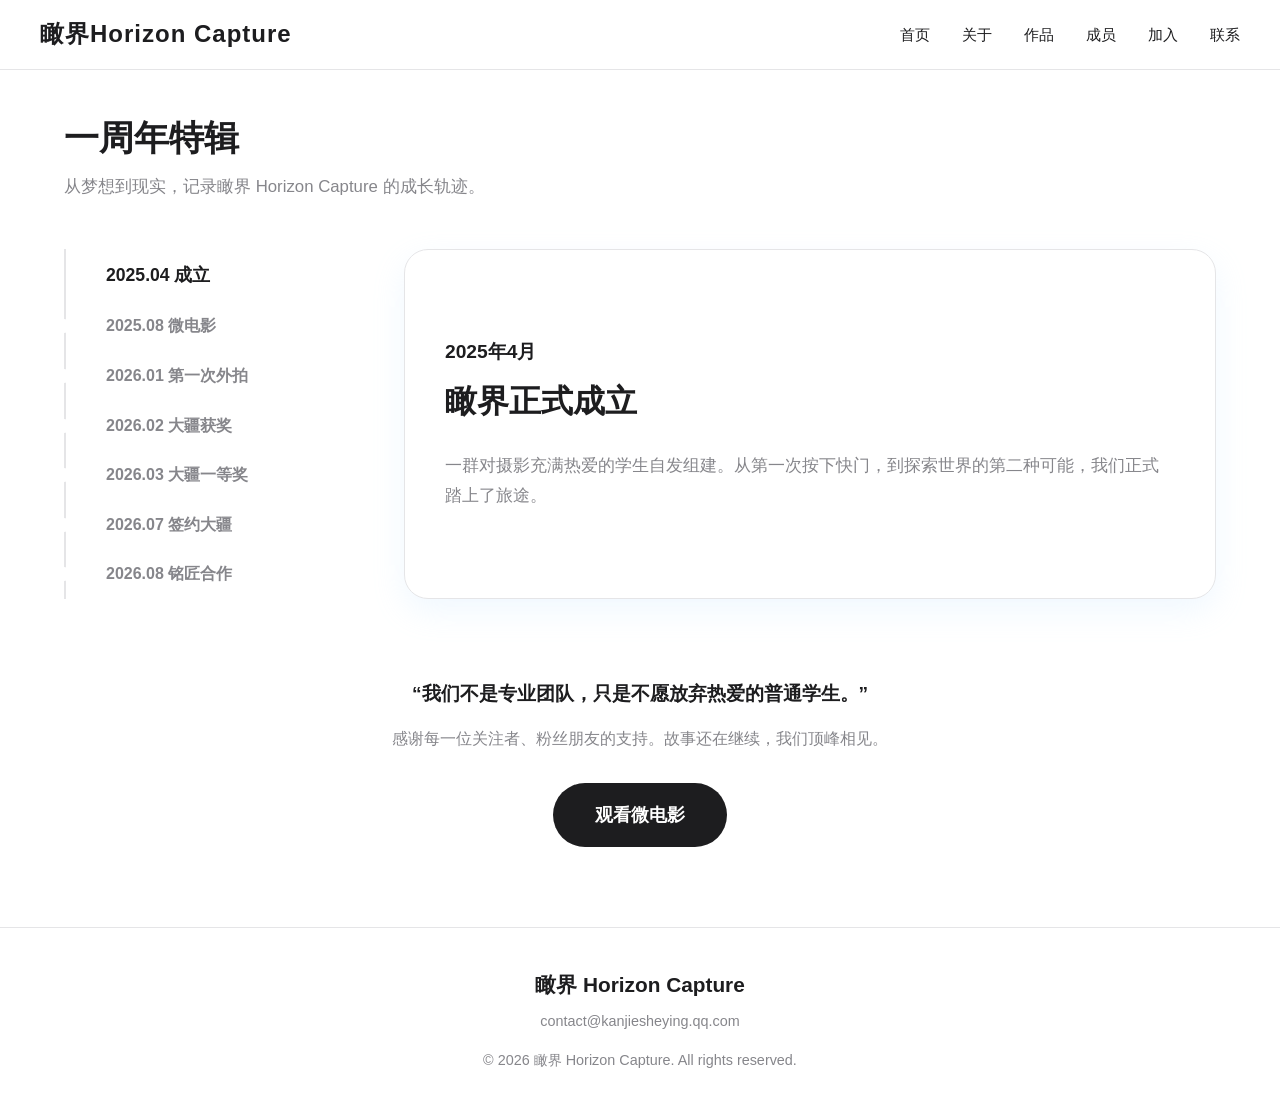
<file: anniversary.html>
<!DOCTYPE html>
<html lang="zh-CN">
<head>
  <meta charset="UTF-8">
  <meta name="viewport" content="width=device-width, initial-scale=1.0">
  <title>一周年特辑 · 瞰界 Horizon Capture</title>
  <link href="https://unpkg.com/aos@2.3.1/dist/aos.css" rel="stylesheet">
  <link rel="stylesheet" href="css/style.css">
  <style>
    /* 专属样式：竖向时间轴 */
    .timeline-wrapper {
      display: grid;
      grid-template-columns: 280px 1fr;
      gap: 60px;
      margin-top: 3rem;
    }

    .timeline-left {
      position: relative;
      border-left: 2px solid var(--accent-light);
      padding-left: 24px;
    }

    .timeline-node {
      position: relative;
      padding: 12px 0 12px 16px;
      cursor: pointer;
      font-weight: 600;
      color: var(--text-secondary);
      transition: color 0.3s;
      list-style: none;
    }

    /* 左侧圆点 */
    .timeline-node::before {
      content: '';
      position: absolute;
      left: -33px;
      top: 18px;
      width: 14px;
      height: 14px;
      background: var(--bg);
      border: 2px solid var(--accent-deep);
      border-radius: 50%;
      transition: background 0.3s, transform 0.3s;
    }

    /* 选中状态 */
    .timeline-node.active {
      color: var(--text);
      font-weight: 700;
      font-size: 1.1rem;
    }
    
    .timeline-node.active::before {
      background: var(--accent-deep);
      transform: scale(1.2);
    }

    .timeline-node:hover {
      color: var(--text);
    }

    /* 右侧卡片 */
    .timeline-detail {
      background: var(--bg);
      border-radius: 24px;
      padding: 48px 40px;
      box-shadow: 0 12px 32px rgba(179, 222, 255, 0.2);
      border: 1px solid var(--accent-light);
      min-height: 300px;
      display: flex;
      flex-direction: column;
      justify-content: center;
      transition: opacity 0.3s;
    }

    .detail-date {
      color: var(--accent-deep);
      font-weight: 700;
      font-size: 1.2rem;
      margin-bottom: 0.5rem;
    }

    .detail-title {
      font-size: 2rem;
      font-weight: 800;
      margin-bottom: 1.5rem;
    }

    .detail-desc {
      color: var(--text-secondary);
      line-height: 1.8;
      font-size: 1.05rem;
    }

    /* 移动端适配 */
    @media (max-width: 768px) {
      .timeline-wrapper {
        grid-template-columns: 1fr;
        gap: 32px;
      }
      
      .timeline-left {
        border-left: none;
        border-bottom: 2px solid var(--accent-light);
        padding-left: 0;
        padding-bottom: 20px;
        display: flex;
        overflow-x: auto;
        gap: 12px;
      }

      .timeline-node {
        white-space: nowrap;
        padding: 8px 16px;
        background: var(--accent-soft);
        border-radius: 20px;
      }
      
      .timeline-node::before {
        display: none;
      }
      
      .timeline-node.active {
        background: var(--accent);
        color: var(--text);
      }

      .timeline-detail {
        padding: 32px 24px;
      }
    }
  </style>
</head>
<body>
  <nav class="navbar solid" id="navbar">
    <a href="index.html" class="logo">瞰界Horizon Capture</a>
    <ul class="nav-links">
      <li><a href="index.html">首页</a></li>
      <li><a href="about.html">关于</a></li>
      <li><a href="gallery.html">作品</a></li>
      <li><a href="team.html">成员</a></li>
      <li><a href="join.html">加入</a></li>
      <li><a href="contact.html">联系</a></li>
    </ul>
  </nav>

  <section class="page-section">
    <h1 class="section-title" data-aos="fade-up">一周年特辑</h1>
    <p class="section-subtitle" data-aos="fade-up">从梦想到现实，记录瞰界 Horizon Capture 的成长轨迹。</p>

    <div class="timeline-wrapper" data-aos="fade-up">
      <!-- 左侧节点 -->
      <div class="timeline-left" id="timelineLeft">
        <div class="timeline-node active" data-index="0">2025.04 成立</div>
        <div class="timeline-node" data-index="1">2025.08 微电影</div>
        <div class="timeline-node" data-index="2">2026.01 第一次外拍</div>
        <div class="timeline-node" data-index="3">2026.02 大疆获奖</div>
        <div class="timeline-node" data-index="4">2026.03 大疆一等奖</div>
        <div class="timeline-node" data-index="5">2026.07 签约大疆</div>
        <div class="timeline-node" data-index="6">2026.08 铭匠合作</div>
      </div>

      <!-- 右侧详情卡片 -->
      <div class="timeline-detail" id="timelineDetail">
        <!-- JS 动态填充 -->
      </div>
    </div>

    <!-- 致谢词 -->
    <div style="text-align: center; margin-top: 80px;" data-aos="fade-up">
      <p style="font-size: 1.2rem; font-weight: 600; margin-bottom: 1rem; color: var(--text);">
        “我们不是专业团队，只是不愿放弃热爱的普通学生。”
      </p>
      <p style="color: var(--text-secondary); margin-bottom: 2rem;">
        感谢每一位关注者、粉丝朋友的支持。故事还在继续，我们顶峰相见。
      </p>
      <a href="https://b23.tv/zNdb6Ew" target="_blank" class="btn btn-primary btn-large">观看微电影</a>
    </div>
  </section>

  <footer>
    <div class="footer-logo">瞰界 Horizon Capture</div>
    <p>contact@kanjiesheying.qq.com</p>
    <p class="copyright">© 2026 瞰界 Horizon Capture. All rights reserved.</p>
  </footer>

  <script src="https://unpkg.com/aos@2.3.1/dist/aos.js"></script>
  <script src="js/main.js"></script>
  <script>
    // 时间轴节点数据
    const events = [
      {
        date: '2025年4月',
        title: '瞰界正式成立',
        desc: '一群对摄影充满热爱的学生自发组建。从第一次按下快门，到探索世界的第二种可能，我们正式踏上了旅途。'
      },
      {
        date: '2025年8月',
        title: '首部微电影发布',
        desc: '由YG导演、编剧，团队成员共同出演的第一部微电影上线。那是我们第一次用动态影像讲述故事，收获了第一批粉丝与感动。'
      },
      {
        date: '2026年1月',
        title: '第一次外拍 · 腾冲',
        desc: '追羽揽星河带队前往云南腾冲百花岭与犀鸟谷。我们在高黎贡山下守候飞羽，完成了一次难忘的鸟类生态专题拍摄。'
      },
      {
        date: '2026年2月',
        title: '大疆获奖',
        desc: '团队作品获得大疆相关奖项的认可，这给了我们极大的鼓励，也让更多人看到了瞰界的坚持与潜力。'
      },
      {
        date: '2026年3月',
        title: '大疆创作者大赛一等奖',
        desc: '凭借扎实的影像功底与独特的旅行故事视角，我们荣获大疆创作者大赛一等奖。这是里程碑式的突破。'
      },
      {
        date: '2026年7月',
        title: '签约大疆电源',
        desc: '团队主创正式与大疆达成合作，成为大疆电源签约创作者。我们将带着更专业的设备与更大的舞台继续探索。'
      },
      {
        date: '2026年8月',
        title: '铭匠镜头合作',
        desc: '与知名光学品牌铭匠展开合作。在光影创作的道路上，我们又多了一位志同道合的伙伴。'
      }
    ];

    const nodes = document.querySelectorAll('.timeline-node');
    const detailContainer = document.getElementById('timelineDetail');

    // 渲染详情内容
    function renderDetail(index) {
      const event = events[index];
      
      // 设置过渡效果
      detailContainer.style.opacity = 0;
      
      setTimeout(() => {
        detailContainer.innerHTML = `
          <div class="detail-date">${event.date}</div>
          <h3 class="detail-title">${event.title}</h3>
          <p class="detail-desc">${event.desc}</p>
        `;
        detailContainer.style.opacity = 1;
      }, 150);
    }

    // 初始化
    renderDetail(0);

    // 点击切换逻辑
    nodes.forEach(node => {
      node.addEventListener('click', () => {
        // 移除所有 active
        nodes.forEach(n => n.classList.remove('active'));
        // 添加当前 active
        node.classList.add('active');
        
        // 渲染内容
        const index = parseInt(node.getAttribute('data-index'));
        renderDetail(index);
      });
    });
  </script>
</body>
</html>
</file>
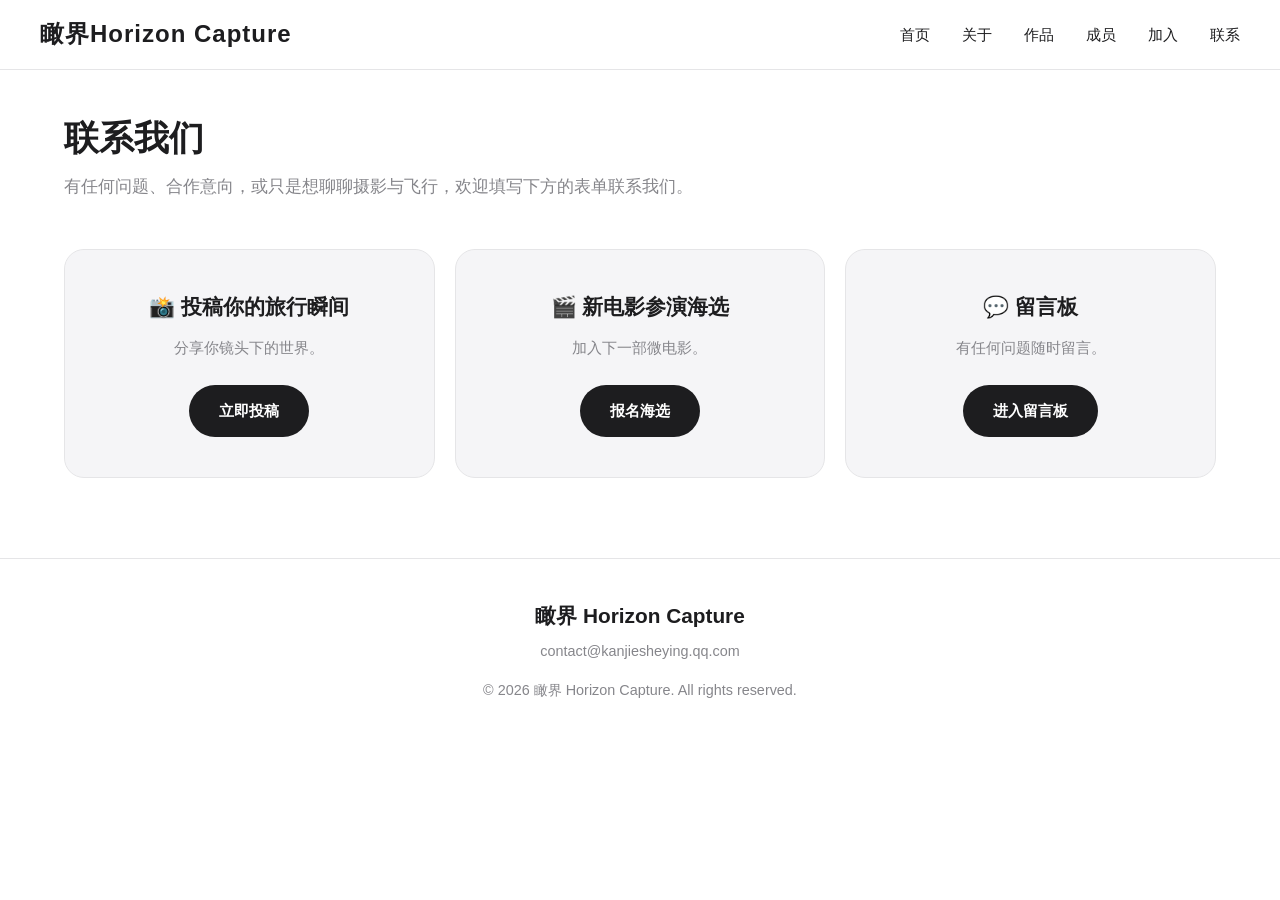
<file: contact.html>
<!DOCTYPE html>
<html lang="zh-CN">
<head>
  <meta charset="UTF-8">
  <meta name="viewport" content="width=device-width, initial-scale=1.0">
  <title>联系我们 · 瞰界 Horizon Capture</title>
  <link href="https://unpkg.com/aos@2.3.1/dist/aos.css" rel="stylesheet">
  <link rel="stylesheet" href="css/style.css">
</head>
<body>
  <nav class="navbar solid" id="navbar">
    <a href="index.html" class="logo">瞰界Horizon Capture</a>
    <ul class="nav-links">
      <li><a href="index.html">首页</a></li>
      <li><a href="about.html">关于</a></li>
      <li><a href="gallery.html">作品</a></li>
      <li><a href="team.html">成员</a></li>
      <li><a href="join.html">加入</a></li>
      <li><a href="contact.html">联系</a></li>
    </ul>
  </nav>

  <section class="page-section" style="min-height: 60vh;">
    <h1 class="section-title" data-aos="fade-up">联系我们</h1>
    <p class="section-subtitle" data-aos="fade-up">有任何问题、合作意向，或只是想聊聊摄影与飞行，欢迎填写下方的表单联系我们。</p>

    <!-- 问卷模块 -->
    <div class="interact-grid" data-aos="fade-up" style="padding: 0; margin-top: 40px;">
      <div class="interact-card">
        <h3>📸 投稿你的旅行瞬间</h3>
        <p>分享你镜头下的世界。</p>
        <a href="https://forms.cloud.microsoft/Pages/ResponsePage.aspx?id=DQSIkWdsW0yxEjajBLZtrQAAAAAAAAAAAANAASIMotRURDJKT0oxNEdDSzg0SlpVQ0JKNlFYRU44TC4u" target="_blank" class="btn btn-primary">立即投稿</a>
      </div>
      
      <div class="interact-card">
        <h3>🎬 新电影参演海选</h3>
        <p>加入下一部微电影。</p>
        <a href="https://forms.cloud.microsoft/Pages/ResponsePage.aspx?id=DQSIkWdsW0yxEjajBLZtrQAAAAAAAAAAAANAASIMotRUMVRNT1c0VVRTQ0JOM1pJWFFYNVY4V1gwOC4u" target="_blank" class="btn btn-primary">报名海选</a>
      </div>
      
      <div class="interact-card">
        <h3>💬 留言板</h3>
        <p>有任何问题随时留言。</p>
        <a href="https://forms.cloud.microsoft/Pages/ResponsePage.aspx?id=DQSIkWdsW0yxEjajBLZtrQAAAAAAAAAAAANAASIMotRURURCU0hRQ1NWQU1aVExEQzJMWFlYRUpWTC4u" target="_blank" class="btn btn-primary">进入留言板</a>
      </div>
    </div>
  </section>

  <footer>
    <div class="footer-logo">瞰界 Horizon Capture</div>
    <p>contact@kanjiesheying.qq.com</p>
    <p class="copyright">© 2026 瞰界 Horizon Capture. All rights reserved.</p>
  </footer>

  <script src="https://unpkg.com/aos@2.3.1/dist/aos.js"></script>
  <script src="js/main.js"></script>
</body>
</html>
</file>
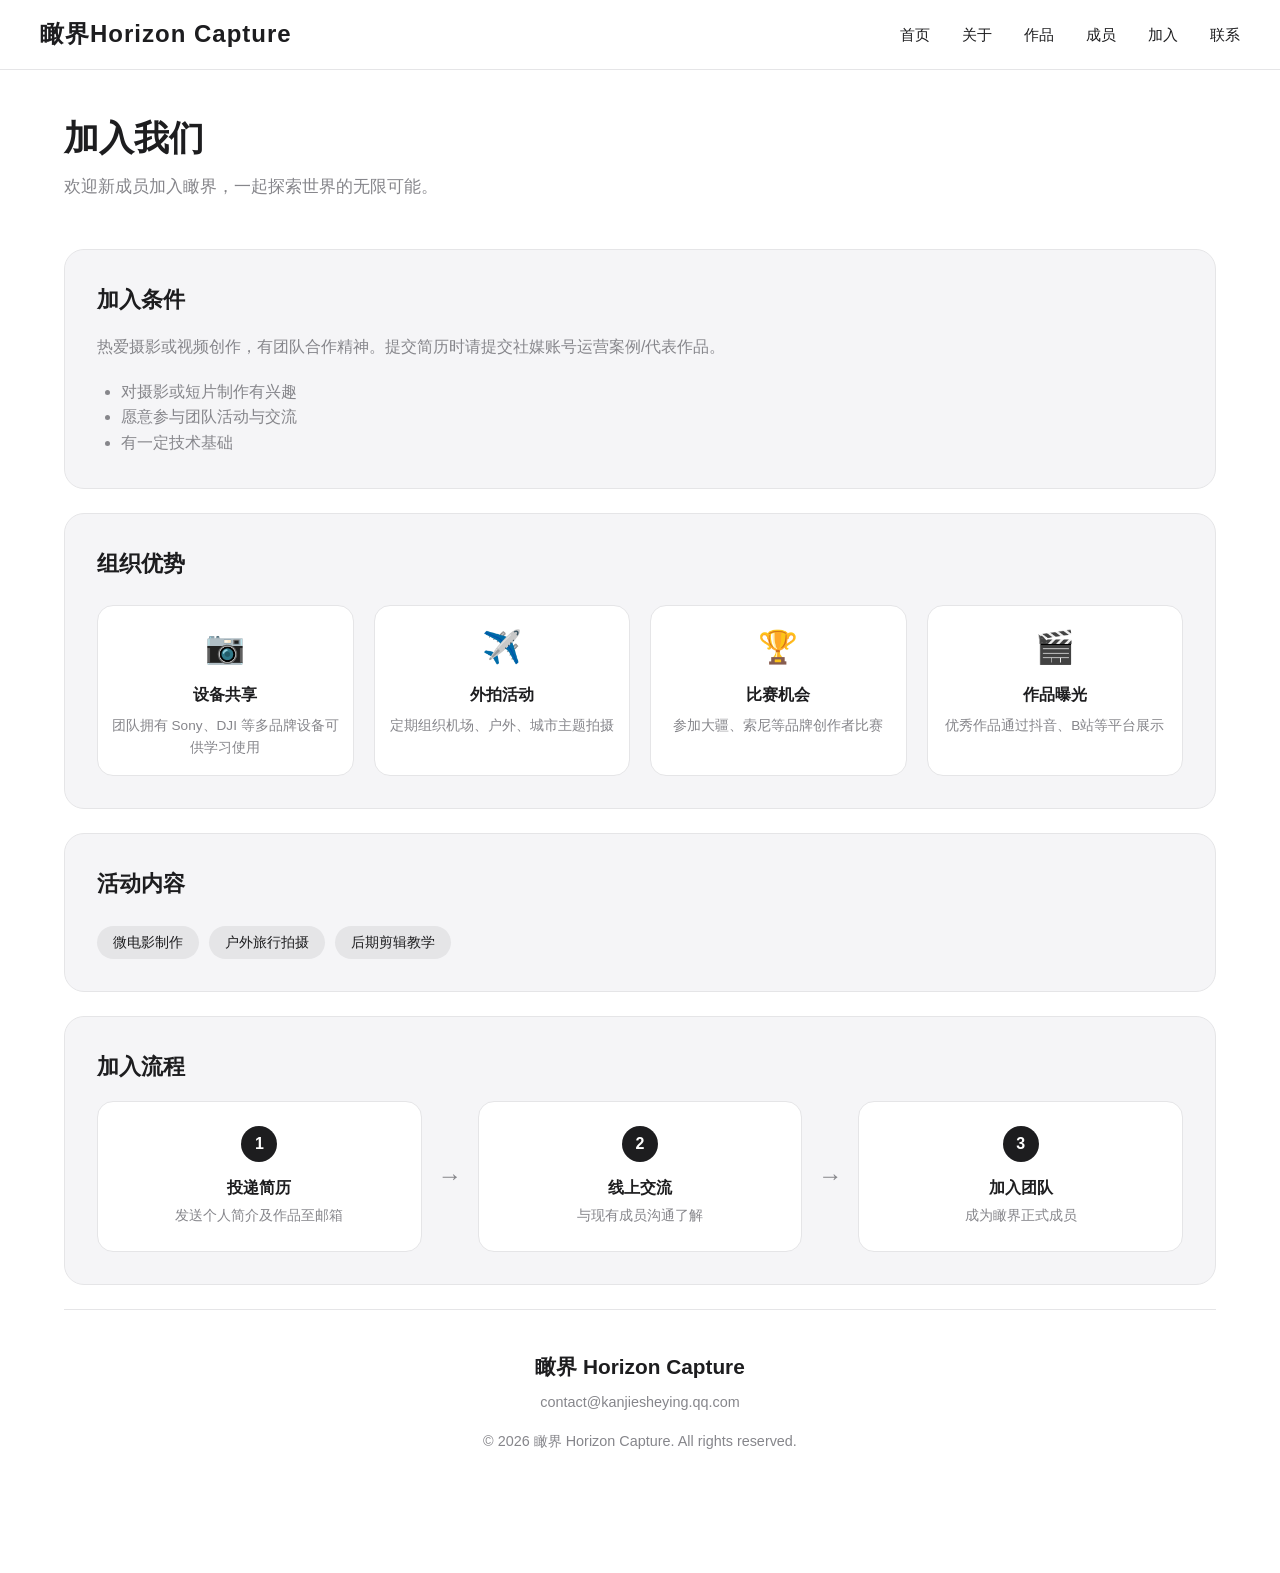
<file: join.html>
<!DOCTYPE html>
<html lang="zh-CN">
<head>
  <meta charset="UTF-8">
  <meta name="viewport" content="width=device-width, initial-scale=1.0">
  <title>加入我们 · 瞰界 Horizon Capture</title>
  <link href="https://unpkg.com/aos@2.3.1/dist/aos.css" rel="stylesheet">
  <link rel="stylesheet" href="css/style.css">
</head>
<body>
  <nav class="navbar solid" id="navbar">
    <a href="index.html" class="logo">瞰界Horizon Capture</a>
    <ul class="nav-links">
      <li><a href="index.html">首页</a></li>
      <li><a href="about.html">关于</a></li>
      <li><a href="gallery.html">作品</a></li>
      <li><a href="team.html">成员</a></li>
      <li><a href="join.html">加入</a></li>
      <li><a href="contact.html">联系</a></li>
    </ul>
  </nav>

  <section class="page-section">
    <h1 class="section-title" data-aos="fade-up">加入我们</h1>
    <p class="section-subtitle" data-aos="fade-up">欢迎新成员加入瞰界，一起探索世界的无限可能。</p>

    <!-- 加入条件 -->
    <div class="join-card" data-aos="fade-up">
      <h3>加入条件</h3>
      <p>热爱摄影或视频创作，有团队合作精神。提交简历时请提交社媒账号运营案例/代表作品。</p>
      <ul class="join-list">
        <li>对摄影或短片制作有兴趣</li>
        <li>愿意参与团队活动与交流</li>
        <li>有一定技术基础</li>
      </ul>
    </div>

    <!-- 组织优势 -->
    <div class="join-card" data-aos="fade-up">
      <h3>组织优势</h3>
      <div class="advantage-grid">
        <div class="advantage-item">
          <span class="advantage-icon">📷</span>
          <h4>设备共享</h4>
          <p>团队拥有 Sony、DJI 等多品牌设备可供学习使用</p>
        </div>
        <div class="advantage-item">
          <span class="advantage-icon">✈️</span>
          <h4>外拍活动</h4>
          <p>定期组织机场、户外、城市主题拍摄</p>
        </div>
        <div class="advantage-item">
          <span class="advantage-icon">🏆</span>
          <h4>比赛机会</h4>
          <p>参加大疆、索尼等品牌创作者比赛</p>
        </div>
        <div class="advantage-item">
          <span class="advantage-icon">🎬</span>
          <h4>作品曝光</h4>
          <p>优秀作品通过抖音、B站等平台展示</p>
        </div>
      </div>
    </div>

    <!-- 活动内容 -->
    <div class="join-card" data-aos="fade-up">
      <h3>活动内容</h3>
      <div class="tag-list">
        <span class="tag">微电影制作</span>
        <span class="tag">户外旅行拍摄</span>
        <span class="tag">后期剪辑教学</span>
      </div>
    </div>

    <!-- 加入流程 -->
    <div class="join-card" data-aos="fade-up">
      <h3>加入流程</h3>
      <div class="flow-steps">
        <div class="flow-step">
          <div class="flow-number">1</div>
          <h4>投递简历</h4>
          <p>发送个人简介及作品至邮箱</p>
        </div>
        <div class="flow-arrow">→</div>
        <div class="flow-step">
          <div class="flow-number">2</div>
          <h4>线上交流</h4>
          <p>与现有成员沟通了解</p>
        </div>
        <div class="flow-arrow">→</div>
        <div class="flow-step">
          <div class="flow-number">3</div>
          <h4>加入团队</h4>
          <p>成为瞰界正式成员</p>
        </div>
      </div>
    </div>


  <footer>
    <div class="footer-logo">瞰界 Horizon Capture</div>
    <p>contact@kanjiesheying.qq.com</p>
    <p class="copyright">© 2026 瞰界 Horizon Capture. All rights reserved.</p>
  </footer>

  <script src="https://unpkg.com/aos@2.3.1/dist/aos.js"></script>
  <script src="js/main.js"></script>
</body>
</html>
</file>
<file: css/style.css>
/* ========== 全局变量（黑白灰主题） ========== */
:root {
  --bg: #ffffff;
  --surface: #f5f5f7;
  --text: #1d1d1f;
  --text-secondary: #86868b;
  --accent: #1d1d1f;        /* 主色：深灰黑 */
  --accent-hover: #000000;  /* 悬停色：纯黑 */
  --accent-light: #e5e5e7;  /* 浅灰：边框/底色 */
  --accent-soft: #fafafa;   /* 极浅灰：背景层 */
  --glass-bg: rgba(255, 255, 255, 0.8);
  --glass-blur: saturate(180%) blur(20px);
  --max-width: 1200px;
  --nav-h: 70px;
  --placeholder-bg: #e5e5e7;
  --placeholder-text: #86868b;
}

/* ========== 全局样式 ========== */
* {
  margin: 0;
  padding: 0;
  box-sizing: border-box;
}

body {
  /* 适配所有系统的字体栈 */
  font-family: -apple-system, BlinkMacSystemFont, "Segoe UI", Roboto, "Helvetica Neue", Arial, "Noto Sans", "PingFang SC", "Hiragino Sans GB", "Microsoft YaHei", sans-serif;
  background: var(--bg);
  color: var(--text);
  line-height: 1.6;
  overflow-x: hidden;
  -webkit-font-smoothing: antialiased;
  -moz-osx-font-smoothing: grayscale;
}

/* 全局图片防溢出 */
img {
  max-width: 100%;
  height: auto;
  display: block;
}

/* ========== 占位图片 ========== */
.placeholder-img {
  background: var(--placeholder-bg);
  display: flex;
  align-items: center;
  justify-content: center;
  color: var(--placeholder-text);
  font-size: 1.2rem;
  font-weight: 500;
  letter-spacing: 2px;
  width: 100%;
  height: 100%;
  border-radius: inherit;
}

/* ========== 导航栏 ========== */
.navbar {
  position: fixed;
  top: 0;
  width: 100%;
  height: var(--nav-h);
  z-index: 1000;
  display: flex;
  align-items: center;
  justify-content: space-between;
  padding: 0 40px;
  transition: background 0.3s, backdrop-filter 0.3s, border-color 0.3s;
  border-bottom: 1px solid transparent;
}

.navbar.scrolled {
  background: var(--glass-bg);
  backdrop-filter: var(--glass-blur);
  -webkit-backdrop-filter: var(--glass-blur);
  border-bottom: 1px solid var(--accent-light);
}

.navbar.solid {
  background: var(--glass-bg);
  backdrop-filter: var(--glass-blur);
  -webkit-backdrop-filter: var(--glass-blur);
  border-bottom: 1px solid var(--accent-light);
}

.logo {
  font-size: 1.5rem;
  font-weight: 800;
  letter-spacing: 1px;
  color: var(--text);
  text-decoration: none;
}

.nav-links {
  display: flex;
  gap: 2rem;
  list-style: none;
}

.nav-links a {
  text-decoration: none;
  color: var(--text);
  font-weight: 500;
  font-size: 0.95rem;
  transition: color 0.2s;
}

.nav-links a:hover {
  color: var(--text-secondary);
}

/* 汉堡菜单按钮（JS 动态注入，默认隐藏） */
.mobile-menu-btn {
  display: none;
  background: none;
  border: none;
  font-size: 1.5rem;
  cursor: pointer;
  color: var(--text);
  padding: 8px;
}

/* ========== 按钮 ========== */
.btn {
  display: inline-block;
  padding: 12px 28px;
  border-radius: 40px;
  font-weight: 600;
  font-size: 0.95rem;
  text-decoration: none;
  transition: all 0.3s;
  cursor: pointer;
  border: 2px solid transparent;
  text-align: center;
}

.btn-primary {
  background: var(--accent);
  color: #fff;
}

.btn-primary:hover {
  background: var(--accent-hover);
  transform: translateY(-2px);
  box-shadow: 0 4px 12px rgba(0,0,0,0.15);
}

.btn-outline {
  border-color: #fff;
  color: #fff;
  background: transparent;
}

.btn-outline:hover {
  background: #fff;
  color: var(--text);
}

.btn-outline-dark {
  border-color: var(--text);
  color: var(--text);
  background: transparent;
}

.btn-outline-dark:hover {
  background: var(--accent);
  color: #fff;
}

.btn-large {
  padding: 16px 40px;
  font-size: 1.1rem;
}

/* ========== Hero ========== */
.hero {
  position: relative;
  height: 100vh;
  min-height: 600px;
  display: flex;
  align-items: center;
  justify-content: center;
  overflow: hidden;
  background: var(--placeholder-bg);
}

.hero-bg {
  position: absolute;
  top: 0;
  left: 0;
  width: 100%;
  height: 100%;
  object-fit: cover;
}

.hero-overlay {
  position: absolute;
  top: 0;
  left: 0;
  width: 100%;
  height: 100%;
  background: rgba(0, 0, 0, 0.4);
  z-index: 0;
}

.hero-content {
  text-align: center;
  color: #fff;
  z-index: 2;
  padding: 0 20px;
  max-width: 800px;
}

.hero-title {
  font-size: clamp(2.2rem, 6vw, 4.5rem);
  font-weight: 800;
  margin-bottom: 1rem;
  line-height: 1.2;
}

.hero-subtitle {
  font-size: 1rem;
  letter-spacing: 1px;
  margin-bottom: 2.5rem;
  opacity: 0.9;
}

.hero-btns {
  display: flex;
  gap: 16px;
  justify-content: center;
  flex-wrap: wrap;
}

/* ========== 通用区块 ========== */
section {
  padding: 100px 24px;
  max-width: var(--max-width);
  margin: 0 auto;
}

.section-title {
  font-size: 2.2rem;
  font-weight: 800;
  margin-bottom: 0.5rem;
}

.section-subtitle {
  font-size: 1.05rem;
  color: var(--text-secondary);
  margin-bottom: 3rem;
}

/* About Preview */
.about-grid {
  display: grid;
  grid-template-columns: 1fr 1fr;
  gap: 40px;
  align-items: center;
}

.about-img {
  border-radius: 20px;
  overflow: hidden;
  height: 400px;
  background: var(--placeholder-bg);
}

.tag-list {
  display: flex;
  flex-wrap: wrap;
  gap: 10px;
  margin-top: 1.5rem;
}

.tag {
  background: var(--accent-light);
  padding: 6px 16px;
  border-radius: 20px;
  font-size: 0.85rem;
  color: var(--text);
  font-weight: 500;
}

/* Featured Gallery */
.gallery-grid {
  display: grid;
  grid-template-columns: repeat(3, 1fr);
  gap: 20px;
}

.gallery-card {
  position: relative;
  border-radius: 16px;
  overflow: hidden;
  cursor: pointer;
  transition: transform 0.3s, box-shadow 0.3s;
  height: 280px;
  background: var(--placeholder-bg);
}

.gallery-card:hover {
  transform: translateY(-4px);
  box-shadow: 0 12px 24px rgba(0, 0, 0, 0.1);
}

.gallery-info {
  position: absolute;
  bottom: 0;
  left: 0;
  right: 0;
  padding: 20px;
  background: linear-gradient(transparent, rgba(0, 0, 0, 0.8));
  color: #fff;
}

.gallery-info h3 {
  font-size: 1.1rem;
  margin-bottom: 0.2rem;
}

.gallery-info p {
  font-size: 0.85rem;
  opacity: 0.8;
}

/* 一周年卡片 */
.anniversary-card {
  background: var(--surface);
  border-radius: 24px;
  padding: 48px 40px;
  text-align: center;
  max-width: 600px;
  margin: 0 auto;
  border: 1px solid var(--accent-light);
}

.anniversary-card h3 {
  font-size: 1.8rem;
  font-weight: 800;
  margin-bottom: 0.5rem;
}

.date-range {
  font-size: 1rem;
  color: var(--text-secondary);
  margin-bottom: 1.5rem;
}

.anniversary-btns {
  display: flex;
  gap: 16px;
  justify-content: center;
  margin-top: 2rem;
  flex-wrap: wrap;
}

/* Team Preview */
.team-grid {
  display: grid;
  grid-template-columns: repeat(4, 1fr);
  gap: 20px;
}

.team-card {
  text-align: center;
  background: var(--surface);
  border-radius: 20px;
  padding: 32px 16px;
  transition: transform 0.3s;
  border: 1px solid var(--accent-light);
}

.team-card:hover {
  transform: translateY(-4px);
}

.team-avatar {
  width: 100px;
  height: 100px;
  border-radius: 50%;
  margin: 0 auto 1rem;
  overflow: hidden;
  border: 2px solid var(--accent-light);
  background: var(--placeholder-bg);
}

.member-link {
  color: var(--text);
  font-size: 0.85rem;
  text-decoration: underline;
  font-weight: 600;
  display: inline-block;
  margin-top: 8px;
}

.member-pending {
  font-size: 0.85rem;
  color: var(--text-secondary);
  display: inline-block;
  margin-top: 8px;
}

/* Join CTA */
.join-section {
  background: #000; /* 纯黑底或使用深灰占位 */
  text-align: center;
  color: #fff;
  border-radius: 24px;
  margin: 60px auto;
  padding: 100px 24px;
  position: relative;
  overflow: hidden;
}

.join-section::before {
  content: '';
  position: absolute;
  inset: 0;
  background: rgba(0,0,0,0.5); /* 加深遮罩让文字更清晰 */
  z-index: 1;
}

.join-section h2 {
  font-size: 2.2rem;
  margin-bottom: 1rem;
  position: relative;
  z-index: 2;
}

.join-section p {
  margin-bottom: 2rem;
  position: relative;
  z-index: 2;
}

.join-section .btn {
  position: relative;
  z-index: 2;
}

.join-bg-placeholder {
  display: none;
}

/* 互动卡片 */
.interact-grid {
  display: grid;
  grid-template-columns: repeat(3, 1fr);
  gap: 20px;
  max-width: var(--max-width);
  margin: 0 auto;
  padding: 60px 24px;
}

.interact-card {
  background: var(--surface);
  border-radius: 20px;
  padding: 40px 24px;
  text-align: center;
  transition: transform 0.3s;
  border: 1px solid var(--accent-light);
}

.interact-card:hover {
  transform: translateY(-4px);
}

.interact-card h3 {
  font-size: 1.3rem;
  margin-bottom: 0.8rem;
}

.interact-card p {
  color: var(--text-secondary);
  margin-bottom: 1.5rem;
  font-size: 0.95rem;
}

/* Footer */
footer {
  padding: 40px 24px;
  text-align: center;
  color: var(--text-secondary);
  border-top: 1px solid var(--accent-light);
  background: var(--bg);
  font-size: 0.9rem;
}

.footer-logo {
  font-size: 1.3rem;
  font-weight: 800;
  margin-bottom: 0.5rem;
  color: var(--text);
}

.copyright {
  margin-top: 1rem;
}

/* ========== About 页面 ========== */
.page-section {
  padding: calc(var(--nav-h) + 40px) 24px 80px;
  max-width: var(--max-width);
  margin: 0 auto;
}

.about-row {
  display: grid;
  grid-template-columns: 1fr 1fr;
  gap: 40px;
  align-items: center;
  margin-bottom: 60px;
}

.about-row.reverse .about-img-box {
  order: 1;
}

.about-row.reverse .about-text {
  order: 0;
}

.about-img-box {
  height: 360px;
  border-radius: 20px;
  overflow: hidden;
  background: var(--placeholder-bg);
}

.about-text h2 {
  font-size: 1.6rem;
  font-weight: 800;
  margin-bottom: 1rem;
}

.about-text p {
  color: var(--text-secondary);
  margin-bottom: 0.8rem;
  line-height: 1.7;
}

.plan-list {
  list-style: none;
  padding: 0;
  color: var(--text-secondary);
}

.plan-list li {
  padding: 8px 0;
  border-bottom: 1px solid var(--accent-light);
}

/* ========== Gallery 页面 ========== */
.filter-bar {
  display: flex;
  gap: 10px;
  flex-wrap: wrap;
  margin-bottom: 2.5rem;
}

.filter-btn {
  padding: 8px 20px;
  border-radius: 20px;
  border: 1px solid var(--accent-light);
  background: none;
  color: var(--text);
  cursor: pointer;
  transition: all 0.3s;
  font-size: 0.9rem;
}

.filter-btn.active,
.filter-btn:hover {
  background: var(--text);
  border-color: var(--text);
  color: #fff;
}

.gallery-masonry {
  display: grid;
  grid-template-columns: repeat(3, 1fr);
  gap: 16px;
}

.gallery-item {
  position: relative;
  border-radius: 16px;
  overflow: hidden;
  cursor: pointer;
  transition: transform 0.3s;
  aspect-ratio: 4 / 3;
  background: var(--placeholder-bg);
}

.gallery-item:hover {
  transform: scale(1.02);
}

.item-overlay {
  position: absolute;
  bottom: 0;
  left: 0;
  right: 0;
  padding: 24px 16px 16px;
  background: linear-gradient(transparent, rgba(0, 0, 0, 0.8));
  color: #fff;
  font-weight: 500;
}

/* Lightbox (通用) */
.lightbox {
  display: none;
  position: fixed;
  top: 0;
  left: 0;
  width: 100%;
  height: 100%;
  background: rgba(0, 0, 0, 0.95);
  z-index: 2000;
  align-items: center;
  justify-content: center;
  flex-direction: column;
}

.lightbox.active {
  display: flex;
}

.lightbox-close {
  position: absolute;
  top: 16px;
  right: 24px;
  font-size: 2.5rem;
  color: #fff;
  cursor: pointer;
  z-index: 2001;
}

.lightbox-nav {
  position: absolute;
  top: 50%;
  transform: translateY(-50%);
  font-size: 2.5rem;
  color: #fff;
  background: none;
  border: none;
  cursor: pointer;
  z-index: 2001;
  padding: 0 16px;
}

.lightbox-nav.prev { left: 10px; }
.lightbox-nav.next { right: 10px; }

.lightbox-content {
  max-width: 90%;
  max-height: 80vh;
  display: flex;
  justify-content: center;
  align-items: center;
}

.lightbox-content img {
  max-width: 100%;
  max-height: 80vh;
  object-fit: contain;
  border-radius: 8px;
}

/* ========== Team 页面 ========== */
.team-grid-full {
  display: grid;
  grid-template-columns: repeat(2, 1fr);
  gap: 24px;
  margin-top: 2rem;
}

.team-card-full {
  background: var(--surface);
  border-radius: 24px;
  padding: 32px;
  text-align: center;
  transition: transform 0.3s;
  border: 1px solid var(--accent-light);
}

.team-card-full:hover {
  transform: translateY(-4px);
}

.member-avatar {
  width: 120px;
  height: 120px;
  border-radius: 50%;
  margin: 0 auto 1.5rem;
  overflow: hidden;
  border: 2px solid var(--accent-light);
  background: var(--placeholder-bg);
}

.member-name {
  font-size: 1.4rem;
  font-weight: 800;
  margin-bottom: 0.3rem;
}

.member-role {
  color: var(--text-secondary);
  font-weight: 600;
  font-size: 0.9rem;
  margin-bottom: 1rem;
}

.member-bio {
  color: var(--text-secondary);
  font-size: 0.95rem;
  line-height: 1.6;
  margin-bottom: 1.5rem;
}

.member-links {
  display: flex;
  flex-direction: column;
  gap: 6px;
  align-items: center;
  margin-bottom: 1.5rem;
}

.member-link-item {
  color: var(--text);
  font-size: 0.9rem;
  text-decoration: underline;
  font-weight: 600;
}

.member-pending-link {
  color: var(--text-secondary);
  font-size: 0.85rem;
}

.member-detail-toggle {
  background: var(--text);
  color: #fff;
  border: none;
  padding: 8px 24px;
  border-radius: 20px;
  font-weight: 600;
  cursor: pointer;
  transition: background 0.3s;
}

.member-detail-toggle:hover {
  background: var(--accent-hover);
}

/* ========== Join 页面 ========== */
.join-card {
  background: var(--surface);
  border-radius: 20px;
  padding: 32px;
  margin-bottom: 24px;
  border: 1px solid var(--accent-light);
}

.join-card h3 {
  font-size: 1.4rem;
  font-weight: 800;
  margin-bottom: 1rem;
}

.join-card > p {
  color: var(--text-secondary);
  margin-bottom: 1.2rem;
}

.join-list {
  list-style: disc;
  padding-left: 1.5rem;
  color: var(--text-secondary);
}

.advantage-grid {
  display: grid;
  grid-template-columns: repeat(4, 1fr);
  gap: 20px;
  margin-top: 1.5rem;
}

.advantage-item {
  text-align: center;
  padding: 16px 12px;
  background: var(--bg);
  border-radius: 16px;
  border: 1px solid var(--accent-light);
}

.advantage-icon {
  font-size: 2rem;
  display: block;
  margin-bottom: 0.5rem;
}

.advantage-item h4 {
  font-size: 1rem;
  font-weight: 700;
  margin-bottom: 0.5rem;
}

.advantage-item p {
  color: var(--text-secondary);
  font-size: 0.85rem;
}

.flow-steps {
  display: flex;
  align-items: center;
  justify-content: center;
  gap: 16px;
  flex-wrap: wrap;
  margin-top: 1rem;
}

.flow-step {
  background: var(--bg);
  border-radius: 16px;
  padding: 24px 20px;
  text-align: center;
  flex: 1;
  min-width: 140px;
  border: 1px solid var(--accent-light);
}

.flow-number {
  width: 36px;
  height: 36px;
  border-radius: 50%;
  background: var(--text);
  color: #fff;
  display: flex;
  align-items: center;
  justify-content: center;
  font-weight: 700;
  margin: 0 auto 0.8rem;
}

.flow-step h4 {
  font-weight: 700;
  margin-bottom: 0.3rem;
}

.flow-step p {
  color: var(--text-secondary);
  font-size: 0.85rem;
}

.flow-arrow {
  font-size: 1.5rem;
  color: var(--text-secondary);
}

.join-cta {
  background: var(--surface);
  border-radius: 24px;
  padding: 48px 32px;
  text-align: center;
  margin-top: 32px;
  border: 1px solid var(--accent-light);
}

.join-cta h2 {
  font-size: 1.8rem;
  margin-bottom: 1rem;
}

.join-cta p {
  color: var(--text-secondary);
  margin-bottom: 1rem;
}

.join-email {
  font-size: 1.2rem;
  font-weight: 700;
  color: var(--text) !important;
  margin-bottom: 2rem !important;
}

.join-form {
  background: var(--surface);
  border-radius: 20px;
  padding: 32px;
  margin-top: 24px;
  display: flex;
  flex-direction: column;
  gap: 16px;
  border: 1px solid var(--accent-light);
}

.form-group {
  display: flex;
  flex-direction: column;
  gap: 6px;
}

.form-group label {
  font-weight: 600;
  font-size: 0.9rem;
}

.form-group input,
.form-group textarea {
  padding: 12px 16px;
  border: 1px solid var(--accent-light);
  border-radius: 12px;
  font-size: 1rem;
  background: var(--bg);
  color: var(--text);
  font-family: inherit;
}

.form-group input:focus,
.form-group textarea:focus {
  outline: none;
  border-color: var(--text);
}

/* ========== Contact 页面 ========== */
.contact-info-grid {
  display: grid;
  grid-template-columns: repeat(3, 1fr);
  gap: 20px;
  margin-bottom: 40px;
}

.contact-info-card {
  background: var(--surface);
  border-radius: 20px;
  padding: 32px 24px;
  text-align: center;
  border: 1px solid var(--accent-light);
}

.contact-icon {
  font-size: 2rem;
  display: block;
  margin-bottom: 1rem;
}

.contact-info-card h3 {
  font-size: 1.1rem;
  font-weight: 700;
  margin-bottom: 0.8rem;
}

.contact-info-card p {
  color: var(--text-secondary);
}

.social-links {
  display: flex;
  flex-direction: column;
  gap: 8px;
  align-items: center;
}

.social-link {
  color: var(--text);
  text-decoration: underline;
  font-size: 0.95rem;
  font-weight: 600;
}

.map-placeholder {
  margin-bottom: 40px;
}

.map-inner {
  height: 300px;
  border-radius: 20px;
  overflow: hidden;
}

.contact-form-card {
  background: var(--surface);
  border-radius: 24px;
  padding: 40px;
  border: 1px solid var(--accent-light);
}

.contact-form-card h2 {
  font-size: 1.6rem;
  font-weight: 800;
}

.contact-form {
  display: flex;
  flex-direction: column;
  gap: 16px;
}

.form-row {
  display: grid;
  grid-template-columns: 1fr 1fr;
  gap: 16px;
}

.faq-item {
  border-bottom: 1px solid var(--accent-light);
  padding: 16px 0;
}

.faq-item summary {
  font-weight: 700;
  cursor: pointer;
  font-size: 1rem;
  list-style: none;
  display: flex;
  justify-content: space-between;
}

.faq-item summary::after {
  content: '+';
  color: var(--text);
}

.faq-item[open] summary::after {
  content: '−';
}

.faq-item p {
  color: var(--text-secondary);
  margin-top: 0.8rem;
}

/* ========== 响应式适配（全设备） ========== */
@media (max-width: 1024px) {
  .team-grid { grid-template-columns: repeat(2, 1fr); }
  .advantage-grid { grid-template-columns: repeat(2, 1fr); }
}

@media (max-width: 768px) {
  .navbar { padding: 0 20px; }
  .nav-links { display: none; flex-direction: column; position: absolute; top: var(--nav-h); left: 0; width: 100%; background: #fff; padding: 20px; border-bottom: 1px solid var(--accent-light); box-shadow: 0 4px 12px rgba(0,0,0,0.05); }
  .nav-links.active { display: flex; }
  .mobile-menu-btn { display: block; }

  section { padding: 60px 20px; }
  .section-title { font-size: 1.8rem; }

  .about-grid, .gallery-grid { grid-template-columns: 1fr; }
  .about-img { height: 280px; }
  .gallery-card { height: 240px; }

  .about-row, .about-row.reverse { grid-template-columns: 1fr; gap: 24px; }
  .about-row.reverse .about-img-box, .about-row.reverse .about-text { order: unset; }
  .about-img-box { height: 240px; }

  .gallery-masonry { grid-template-columns: repeat(2, 1fr); gap: 12px; }
  
  .team-grid-full { grid-template-columns: 1fr; gap: 20px; }
  .team-card-full { padding: 24px; }
  
  .interact-grid { grid-template-columns: 1fr; padding: 40px 20px; }
  .contact-info-grid { grid-template-columns: 1fr; }
  .form-row { grid-template-columns: 1fr; }
  .contact-form-card { padding: 24px; }
  .join-card { padding: 24px; }
  
  .flow-steps { flex-direction: column; }
  .flow-arrow { transform: rotate(90deg); }

  .lightbox-nav { font-size: 2rem; padding: 0 8px; }
  .lightbox-close { font-size: 2rem; top: 10px; right: 16px; }
}

@media (max-width: 480px) {
  .gallery-masonry { grid-template-columns: 1fr; }
  .hero-btns { flex-direction: column; width: 100%; }
  .hero-btns .btn { width: 100%; }
}
</file>
